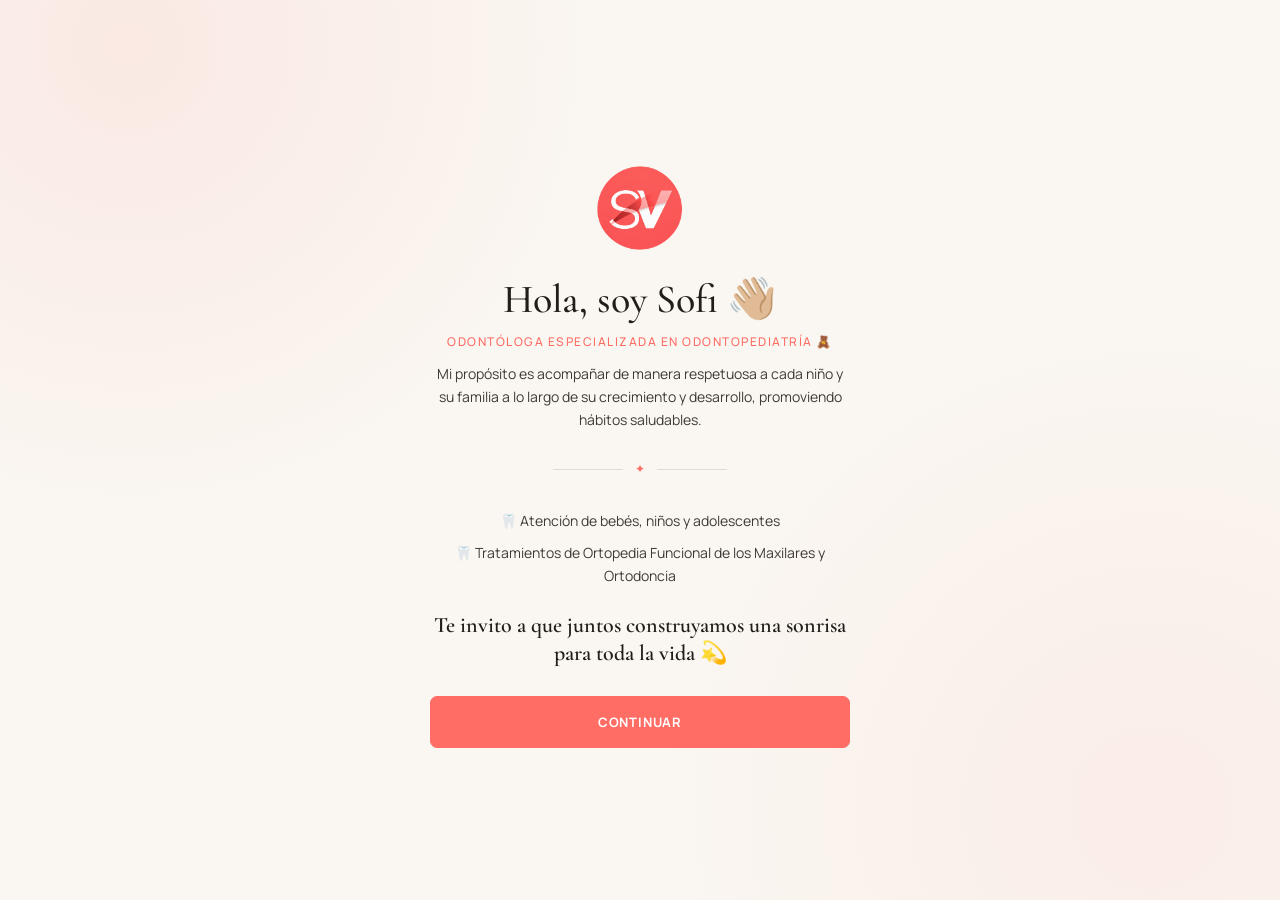
<file: index.html>
<!DOCTYPE html>
<html lang="es">
<head>
  <meta charset="UTF-8">
  <meta name="viewport" content="width=device-width, initial-scale=1.0">
  <title>Sofía Villarnovo | Odontóloga</title>
  <meta name="description" content="Sofía Villarnovo - Odontóloga especializada en Odontopediatría.">
  <link rel="preconnect" href="https://fonts.googleapis.com">
  <link rel="preconnect" href="https://fonts.gstatic.com" crossorigin>
  <link href="https://fonts.googleapis.com/css2?family=Cormorant+Garamond:wght@400;500;600&family=Manrope:wght@400;500;600;700&family=IBM+Plex+Mono:wght@400;500&display=swap" rel="stylesheet">
  <link rel="stylesheet" href="styles.css">
  <link rel="stylesheet" href="intro.css">
</head>
<body>
  <main class="intro">
    <div class="logo">
      <img src="image/logo.png" alt="Logo de Sofía Villarnovo">
    </div>

    <section class="intro-text">
      <h1>Hola, soy Sofi 👋🏼</h1>
      <p class="intro-role">Odontóloga especializada en Odontopediatría 🧸</p>
      <p>Mi propósito es acompañar de manera respetuosa a cada niño y su familia a lo largo de su crecimiento y desarrollo, promoviendo hábitos saludables.</p>
    </section>

    <div class="divider">
      <span class="divider-line"></span>
      <span class="divider-star">✦</span>
      <span class="divider-line"></span>
    </div>

    <ul class="intro-list">
      <li>🦷 Atención de bebés, niños y adolescentes</li>
      <li>🦷 Tratamientos de Ortopedia Funcional de los Maxilares y Ortodoncia</li>
    </ul>

    <p class="intro-invite">Te invito a que juntos construyamos una sonrisa para toda la vida 💫</p>

    <a class="continue-btn intro-btn" href="sitio.html">CONTINUAR</a>
  </main>
</body>
</html>
</file>
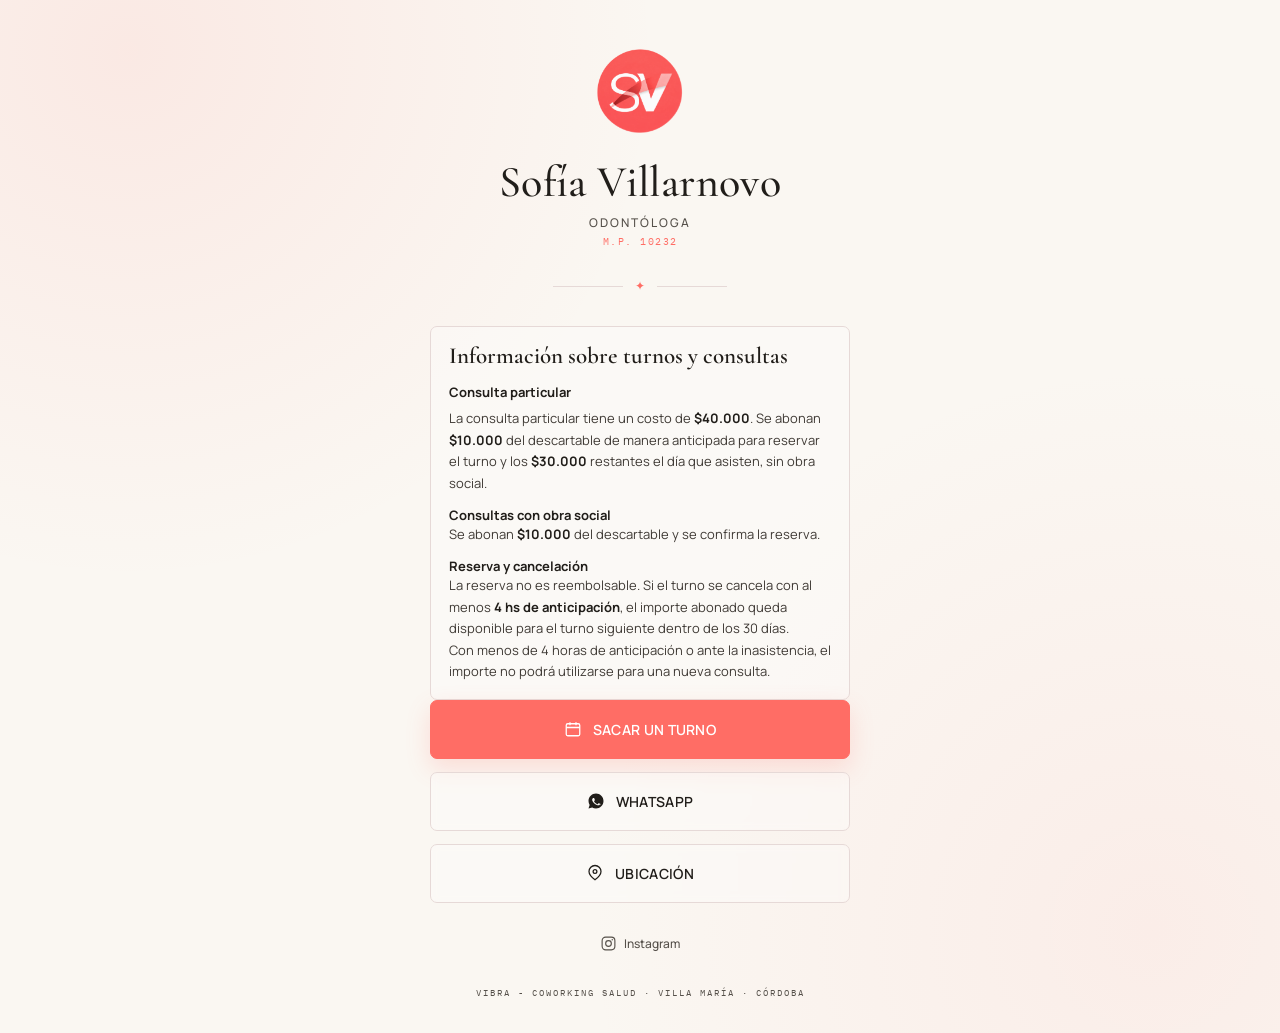
<file: sitio.html>
<!DOCTYPE html>
<html lang="es">
<head>
  <meta charset="UTF-8">
  <meta name="viewport" content="width=device-width, initial-scale=1.0">
  <title>Sofía Villarnovo | Odontóloga</title>
  <meta name="description" content="Sofía Villarnovo - Odontóloga M.P. 10232. Reservá tu turno.">
  <link rel="preconnect" href="https://fonts.googleapis.com">
  <link rel="preconnect" href="https://fonts.gstatic.com" crossorigin>
  <link href="https://fonts.googleapis.com/css2?family=Cormorant+Garamond:wght@400;500;600&family=Manrope:wght@400;500;600;700&family=IBM+Plex+Mono:wght@400;500&display=swap" rel="stylesheet">
  <link rel="stylesheet" href="styles.css">
</head>
<body>
  <main>
    <div class="logo">
      <img src="image/logo.png" alt="Logo de Sofía Villarnovo">
    </div>

    <section class="name">
      <h1>Sofía Villarnovo</h1>
      <p class="profession">Odontóloga</p>
      <p class="license">M.P. 10232</p>
    </section>

    <div class="divider">
      <span class="divider-line"></span>
      <span class="divider-star">✦</span>
      <span class="divider-line"></span>
    </div>

    <section class="policies" aria-labelledby="policies-title">
      <h2 id="policies-title">Información sobre turnos y consultas</h2>
      
      <div class="policies-content">
        <h3>Consulta particular</h3>
        <p class="policies-summary">La consulta particular tiene un costo de <strong>$40.000</strong>. Se abonan <strong>$10.000</strong> del descartable de manera anticipada para reservar el turno y los <strong>$30.000</strong> restantes el día que asisten, sin obra social.</p>

        <h3>Consultas con obra social</h3>
        <p>Se abonan <strong>$10.000</strong> del descartable y se confirma la reserva.</p>

        <h3>Reserva y cancelación</h3>
        <p>La reserva no es reembolsable. Si el turno se cancela con al menos <strong>4 hs de anticipación</strong>, el importe abonado queda disponible para el turno siguiente dentro de los 30 días.</p>
        <p>Con menos de 4 horas de anticipación o ante la inasistencia, el importe no podrá utilizarse para una nueva consulta.</p>
      </div>
    </section>

    <nav class="links" id="appointment-links" aria-label="Opciones de contacto y reserva">
      <a class="link-btn primary" href="https://sofiacloude.elfeto17.workers.dev/">
        <svg viewBox="0 0 24 24" fill="none" stroke="currentColor" stroke-width="1.7" aria-hidden="true">
          <rect x="3" y="5" width="18" height="16" rx="2" />
          <path d="M8 3v4M16 3v4M3 10h18" />
        </svg>
        SACAR UN TURNO
      </a>

      <a class="link-btn secondary" href="https://wa.me/5493534790232" target="_blank" rel="noopener">
        <svg viewBox="0 0 24 24" fill="currentColor" aria-hidden="true">
          <path d="M12 2C6.5 2 2 6.5 2 12c0 1.9.5 3.6 1.5 5.2L2 22l4.9-1.5C8.4 21.5 10.1 22 12 22c5.5 0 10-4.5 10-10S17.5 2 12 2zm5.4 14.2c-.2.7-1.3 1.3-1.8 1.4-.5.1-1 .1-1.7-.1-.4-.1-.9-.3-1.5-.6-2.6-1.1-4.3-3.8-4.5-4-.1-.2-1-1.4-1-2.6s.6-1.8.9-2.1c.2-.2.5-.3.7-.3h.5c.2 0 .4 0 .6.5.2.5.7 1.8.8 1.9.1.2.1.4 0 .6-.1.2-.2.3-.3.5-.2.2-.3.3-.5.5-.2.2-.3.4-.1.7.2.3.8 1.3 1.7 2.1 1.2 1 2.1 1.4 2.5 1.6.3.1.5.1.6-.1.2-.2.7-.8.9-1.1.2-.3.4-.2.6-.1.2.1 1.5.7 1.7.8.2.1.4.2.4.3.1.3.1.7-.1 1.4z" />
        </svg>
        WHATSAPP
      </a>

      <a class="link-btn secondary" href="https://maps.app.goo.gl/TkpbMq61Vdni6iRq6" target="_blank" rel="noopener">
        <svg viewBox="0 0 24 24" fill="none" stroke="currentColor" stroke-width="1.7" aria-hidden="true">
          <path d="M20 10c0 5-8 11-8 11S4 15 4 10a8 8 0 1 1 16 0Z" />
          <circle cx="12" cy="10" r="2.5" />
        </svg>
        UBICACIÓN
      </a>
    </nav>

    <div class="socials">
      <a class="social" href="https://instagram.com/od.villarnovosofia" target="_blank" rel="noopener">
        <svg viewBox="0 0 24 24" fill="none" stroke="currentColor" stroke-width="1.6" aria-hidden="true">
          <rect x="3" y="3" width="18" height="18" rx="5" />
          <circle cx="12" cy="12" r="4" />
          <circle cx="17.3" cy="6.7" r="1" fill="currentColor" stroke="none" />
        </svg>
        Instagram
      </a>

    </div>

    <footer>Vibra - Coworking Salud · Villa María · Córdoba</footer>
  </main>
</body>
</html>
</file>
<file: styles.css>
:root {
  --ivory: #FAF7F2;
  --ink: #211E1A;
  --ink-soft: #55504A;
  --coral: #FF6D65;
  --coral-dark: #E85F58;
  --coral-soft: #FFA49F;
  --coral-pale: #FCE8E6;
  --line: #E6D9D7;
  --white: #FFFFFF;
}

* {
  box-sizing: border-box;
  margin: 0;
  padding: 0;
}

html {
  -webkit-tap-highlight-color: transparent;
  scroll-behavior: smooth;
}

body {
  min-height: 100vh;
  background: var(--ivory);
  background-image:
    radial-gradient(circle at 10% 5%, rgba(255, 109, 101, 0.10), transparent 35%),
    radial-gradient(circle at 90% 90%, rgba(255, 164, 159, 0.12), transparent 38%);
  color: var(--ink);
  font-family: 'Manrope', sans-serif;
  display: flex;
  justify-content: center;
  padding: 45px 20px 35px;
  overflow-x: hidden;
}

main {
  width: 100%;
  max-width: 420px;
  display: flex;
  flex-direction: column;
  align-items: center;
  text-align: center;
}

.logo {
  width: 92px;
  height: 92px;
  display: flex;
  align-items: center;
  justify-content: center;
  position: relative;
  margin-bottom: 23px;
  opacity: 0;
  animation: logoIn 0.8s cubic-bezier(.22,.61,.36,1) 0.1s forwards;
}

.logo img {
  width: 100%;
  height: 100%;
  display: block;
  object-fit: contain;
}

@keyframes logoIn {
  from { opacity: 0; transform: scale(.75); }
  to { opacity: 1; transform: scale(1); }
}

.name {
  opacity: 0;
  animation: fadeUp .7s ease-out .35s forwards;
}

.name h1 {
  font-family: 'Cormorant Garamond', serif;
  font-size: 44px;
  line-height: 1;
  font-weight: 500;
  letter-spacing: .4px;
  color: var(--ink);
}

.profession {
  margin-top: 10px;
  font-family: 'Manrope', sans-serif;
  font-size: 12px;
  font-weight: 500;
  letter-spacing: 2px;
  text-transform: uppercase;
  color: var(--ink-soft);
}

.license {
  margin-top: 4px;
  font-family: 'IBM Plex Mono', monospace;
  font-size: 10px;
  letter-spacing: 1.5px;
  color: var(--coral);
}

@keyframes fadeUp {
  from { opacity: 0; transform: translateY(10px); }
  to { opacity: 1; transform: translateY(0); }
}

.divider {
  width: 100%;
  display: flex;
  align-items: center;
  justify-content: center;
  gap: 12px;
  margin: 30px 0 31px;
  opacity: 0;
  animation: fadeUp .7s ease-out .6s forwards;
}

.divider-line {
  width: 70px;
  height: 1px;
  background: var(--line);
}

.divider-star {
  color: var(--coral);
  font-size: 12px;
  transform: translateY(-1px);
}

.policies {
  width: 100%;
  padding: 17px 18px 16px;
  border: 1px solid var(--line);
  border-radius: 7px;
  background: rgba(255,255,255,.32);
  text-align: left;
  opacity: 0;
  animation: fadeUp .7s ease-out .75s forwards;
}

.policies h2 {
  color: var(--ink);
  font-family: 'Cormorant Garamond', serif;
  font-size: 23px;
  font-weight: 600;
  line-height: 1.1;
}

.policies-summary,
.policies-content p {
  color: #3f3a35;
  font-size: 13px;
  line-height: 1.65;
}

.policies-summary {
  margin-top: 7px;
}

.policies strong {
  color: var(--ink);
  font-weight: 700;
}

.policies-content {
  padding-top: 14px;
}

.policies-content h3 {
  margin-top: 12px;
  color: var(--ink);
  font-size: 13px;
  font-weight: 700;
}

.policies-content h3:first-child {
  margin-top: 0;
}

.continue-btn {
  width: 100%;
  min-height: 52px;
  margin-top: 19px;
  border: 1px solid var(--coral);
  border-radius: 7px;
  background: var(--coral);
  color: var(--white);
  cursor: pointer;
  font-family: 'Manrope', sans-serif;
  font-size: 13px;
  font-weight: 700;
  letter-spacing: .8px;
  transition: transform .25s ease, background .25s ease, box-shadow .25s ease;
}

.continue-btn:hover {
  background: var(--coral-dark);
  box-shadow: 0 9px 22px rgba(255,109,101,.22);
  transform: translateY(-2px);
}

.continue-btn:active {
  transform: scale(.98);
}

.links[hidden] {
  display: none;
}

.links {
  width: 100%;
  display: flex;
  flex-direction: column;
  gap: 13px;
}

.link-btn {
  width: 100%;
  min-height: 59px;
  display: flex;
  align-items: center;
  justify-content: center;
  gap: 11px;
  position: relative;
  overflow: hidden;
  border-radius: 7px;
  text-decoration: none;
  font-size: 14px;
  font-weight: 600;
  letter-spacing: .3px;
  transition: transform .25s ease, box-shadow .25s ease, background .25s ease, border-color .25s ease;
  opacity: 0;
  animation: buttonIn .65s ease-out forwards;
}

.link-btn:nth-child(1) { animation-delay: .78s; }
.link-btn:nth-child(2) { animation-delay: .91s; }
.link-btn:nth-child(3) { animation-delay: 1.04s; }

@keyframes buttonIn {
  from { opacity: 0; transform: translateY(12px); }
  to { opacity: 1; transform: translateY(0); }
}

.link-btn::after {
  content: "";
  position: absolute;
  top: 0;
  left: -120%;
  width: 60%;
  height: 100%;
  background: linear-gradient(90deg, transparent, rgba(255,255,255,.22), transparent);
  transform: skewX(-20deg);
  transition: left .7s ease;
}

.link-btn:hover::after { left: 130%; }

.primary {
  background: var(--coral);
  color: var(--white);
  border: 1px solid var(--coral);
  box-shadow: 0 9px 25px rgba(255,109,101,.20);
}

.primary:hover {
  background: var(--coral-dark);
  border-color: var(--coral-dark);
  transform: translateY(-2px);
  box-shadow: 0 13px 30px rgba(255,109,101,.27);
}

.secondary {
  background: rgba(255,255,255,.32);
  color: var(--ink);
  border: 1px solid var(--line);
  backdrop-filter: blur(5px);
}

.secondary:hover {
  background: rgba(255,255,255,.70);
  color: var(--coral-dark);
  border-color: var(--coral-soft);
  transform: translateY(-2px);
  box-shadow: 0 8px 20px rgba(33,30,26,.05);
}

.link-btn:active { transform: scale(.975); }

.link-btn svg {
  width: 18px;
  height: 18px;
  flex-shrink: 0;
}

.socials {
  display: flex;
  align-items: center;
  justify-content: center;
  gap: 26px;
  margin-top: 32px;
  opacity: 0;
  animation: fadeUp .7s ease-out 1.15s forwards;
}

.social {
  display: flex;
  align-items: center;
  gap: 7px;
  color: var(--ink-soft);
  text-decoration: none;
  font-size: 12px;
  font-weight: 500;
  transition: color .25s ease, transform .25s ease;
}

.social:hover {
  color: var(--coral);
  transform: translateY(-2px);
}

.social svg {
  width: 17px;
  height: 17px;
}

footer {
  margin-top: 35px;
  font-family: 'IBM Plex Mono', monospace;
  font-size: 9px;
  letter-spacing: 2px;
  text-transform: uppercase;
  color: var(--ink-soft);
  opacity: 0;
  animation: fadeUp .7s ease-out 1.3s forwards;
}

@media (max-width: 380px) {
  body { padding-top: 32px; }
  .logo { width: 82px; height: 82px; }
  .logo-text { font-size: 35px; }
  .name h1 { font-size: 39px; }
  .divider { margin-top: 26px; margin-bottom: 27px; }
}

@media (prefers-reduced-motion: reduce) {
  *, *::before, *::after {
    animation: none !important;
    transition: none !important;
  }

  .logo, .name, .divider, .link-btn, .socials, footer {
    opacity: 1 !important;
  }
}
</file>
<file: intro.css>
.intro {
  justify-content: center;
  min-height: calc(100vh - 80px);
}

.intro-text {
  opacity: 0;
  animation: fadeUp .7s ease-out .35s forwards;
}

.intro-text h1 {
  font-family: 'Cormorant Garamond', serif;
  font-size: 40px;
  line-height: 1.1;
  font-weight: 500;
  color: var(--ink);
}

.intro-role {
  margin: 12px 0;
  font-size: 12px;
  font-weight: 500;
  letter-spacing: 1.5px;
  text-transform: uppercase;
  color: var(--coral);
}

.intro-text p:last-child,
.intro-list li,
.intro-invite {
  color: #3f3a35;
  font-size: 14px;
  line-height: 1.65;
}

.intro-list {
  display: flex;
  flex-direction: column;
  gap: 8px;
  list-style: none;
  opacity: 0;
  animation: fadeUp .7s ease-out .75s forwards;
}

.intro-invite {
  margin-top: 24px;
  color: var(--ink);
  font-family: 'Cormorant Garamond', serif;
  font-size: 22px;
  font-weight: 600;
  line-height: 1.3;
  opacity: 0;
  animation: fadeUp .7s ease-out .95s forwards;
}

.intro-btn {
  display: flex;
  align-items: center;
  justify-content: center;
  margin-top: 28px;
  text-decoration: none;
  opacity: 0;
  animation: fadeUp .7s ease-out 1.15s forwards;
}

@media (max-width: 380px) {
  .intro { min-height: calc(100vh - 67px); }
  .intro-text h1 { font-size: 36px; }
}

@media (prefers-reduced-motion: reduce) {
  .intro-text,
  .intro-list,
  .intro-invite,
  .intro-btn {
    opacity: 1 !important;
    animation: none !important;
  }
}
</file>
